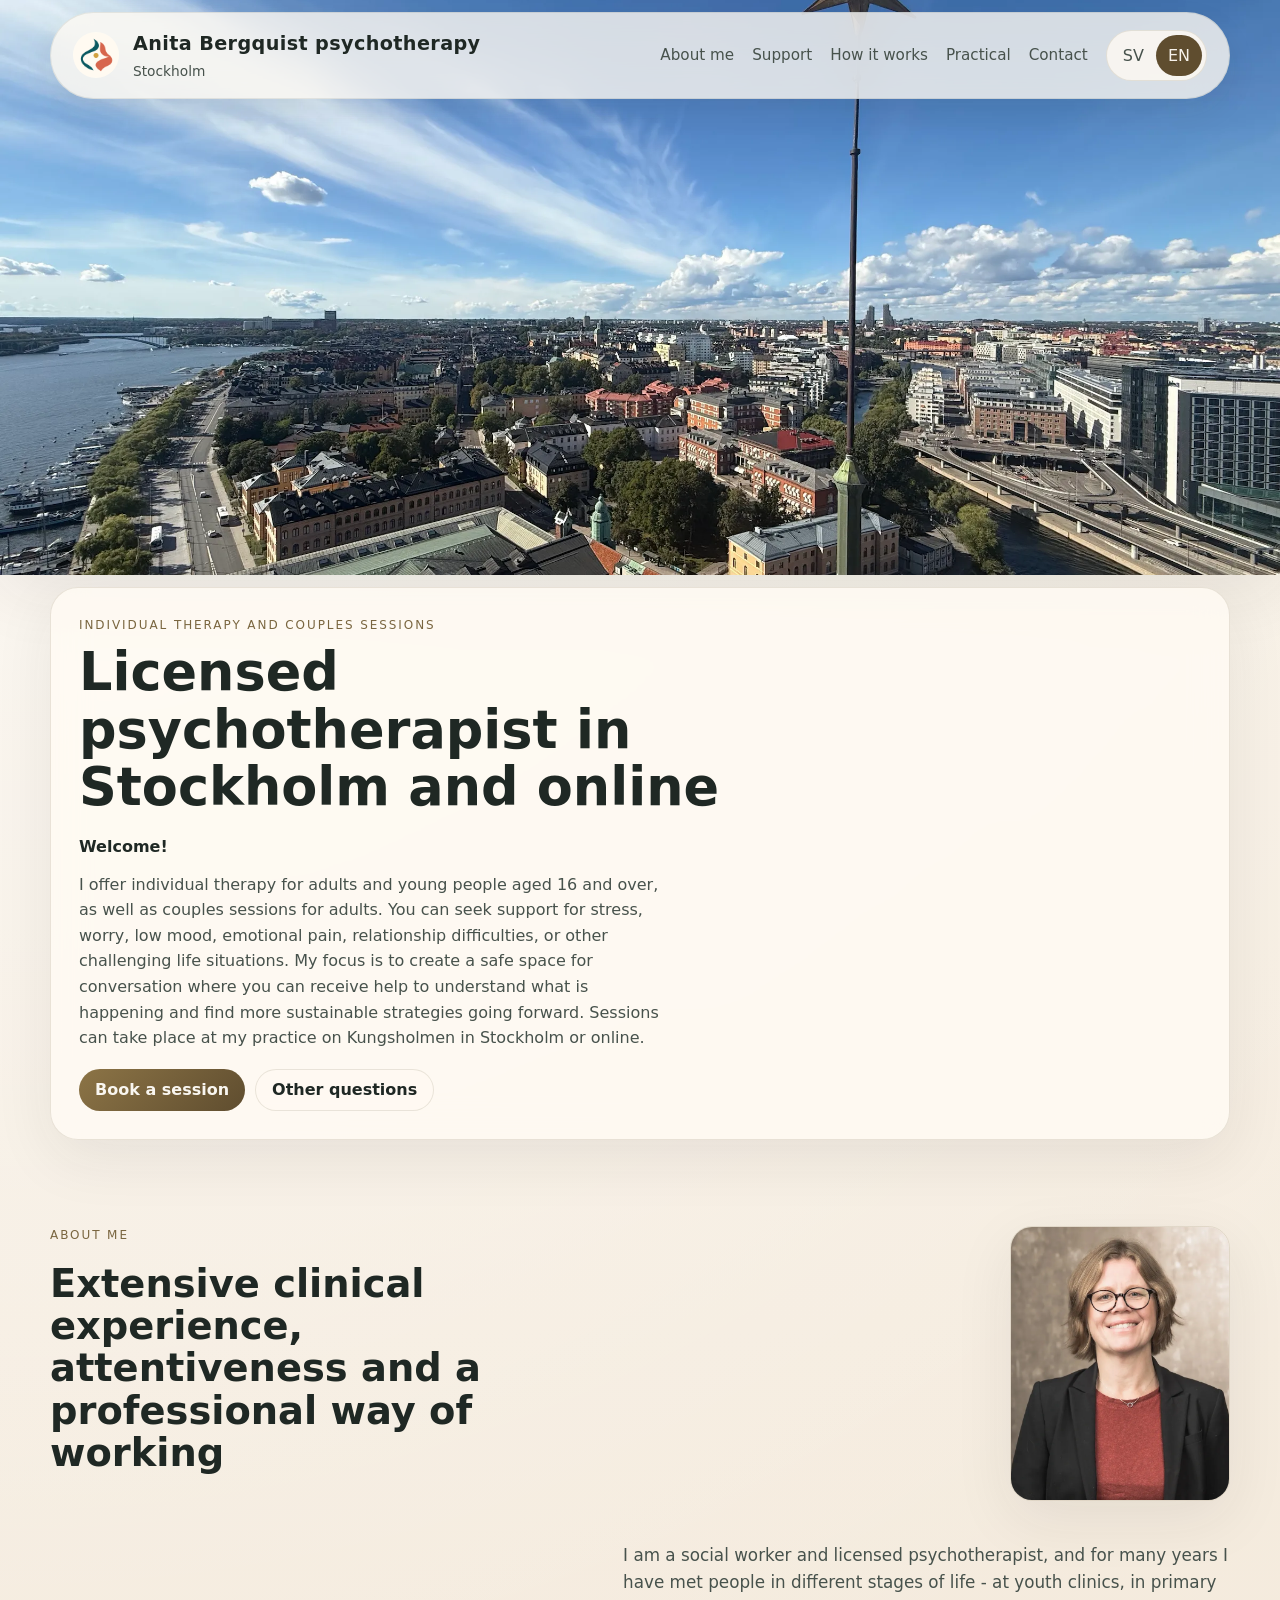
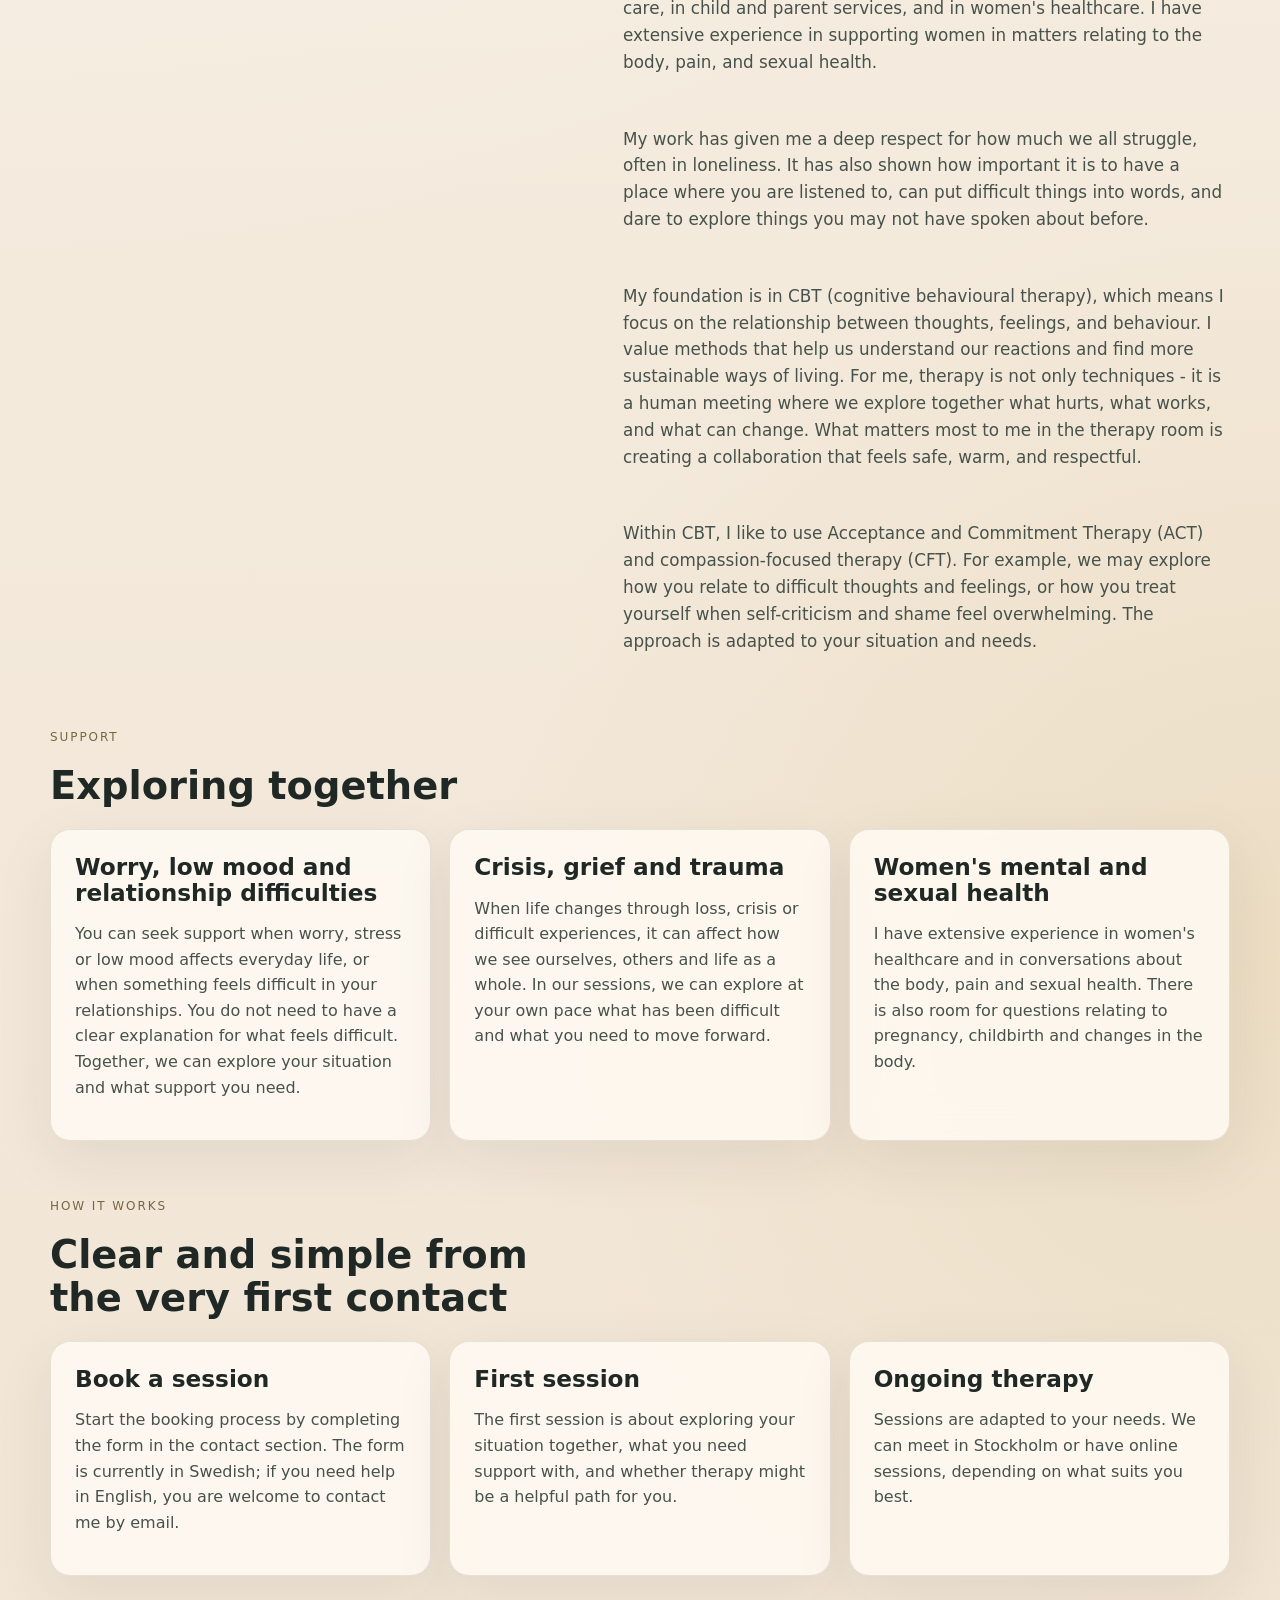
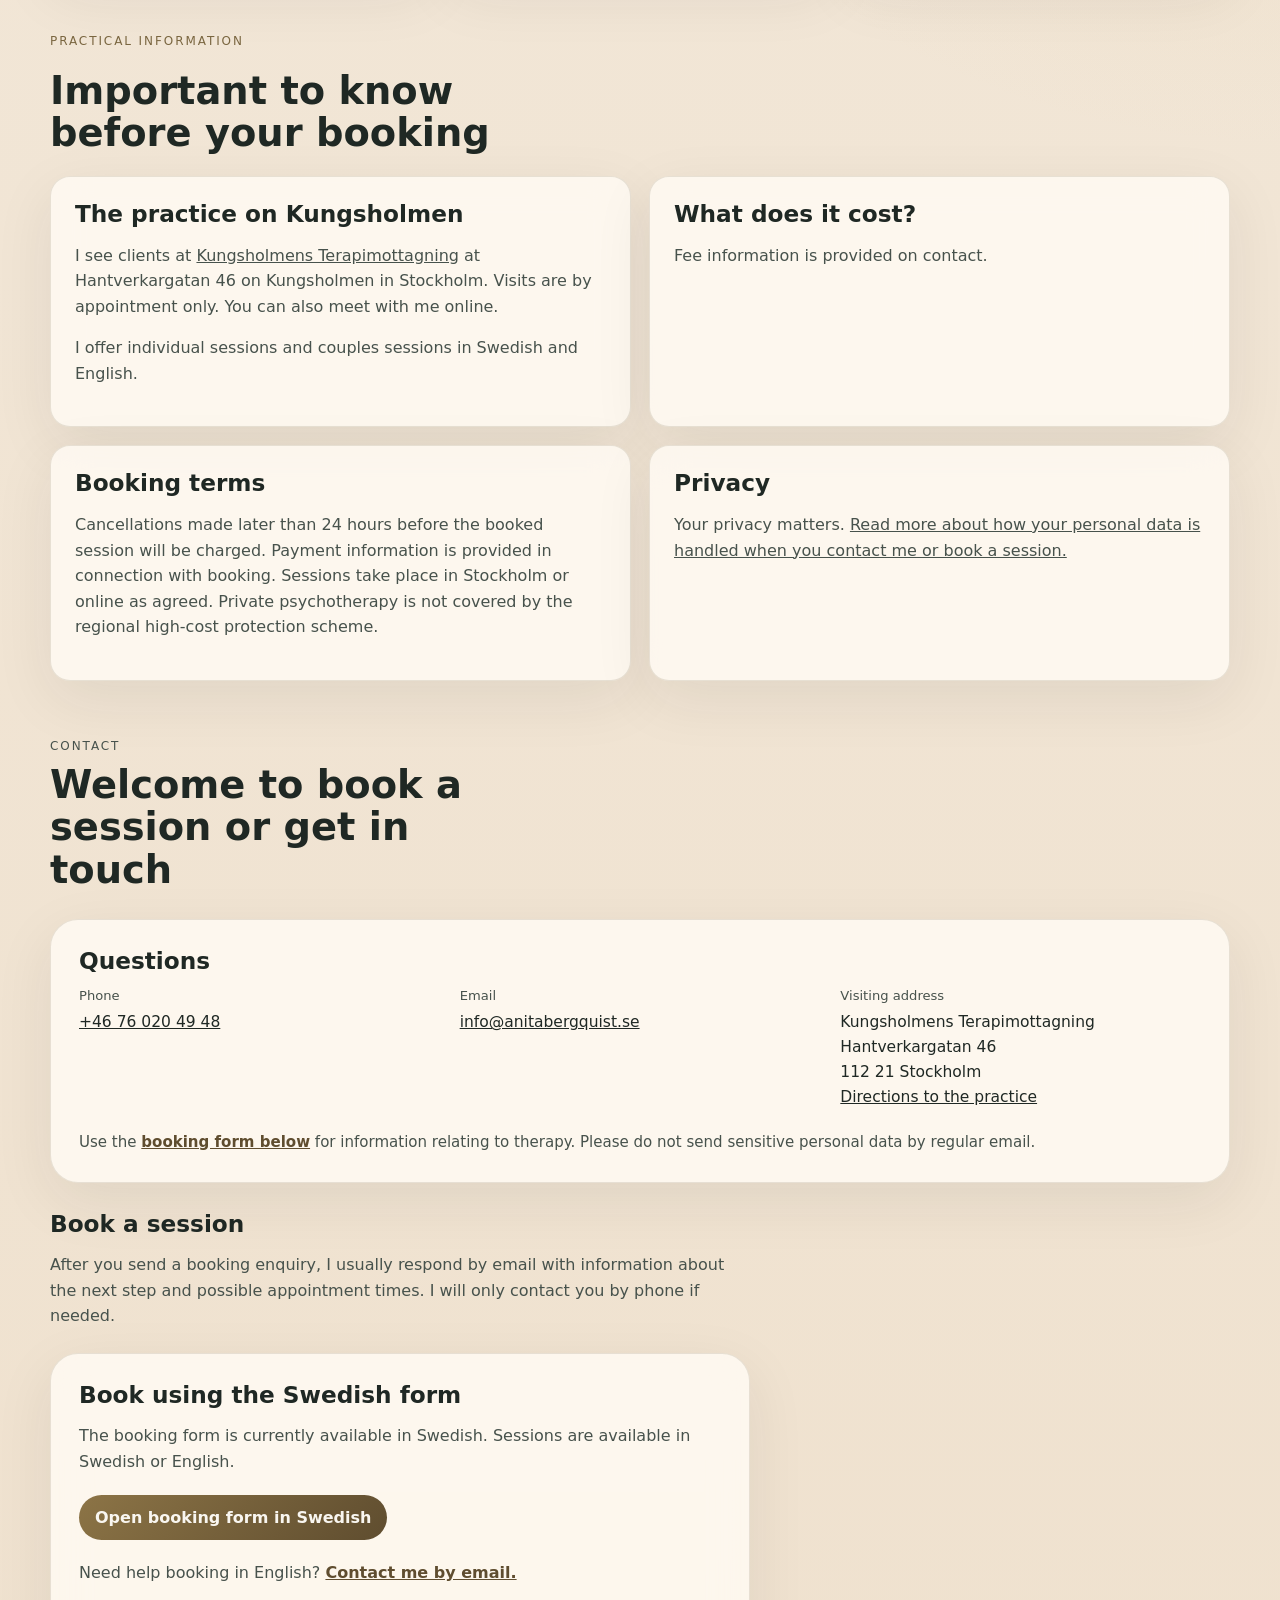
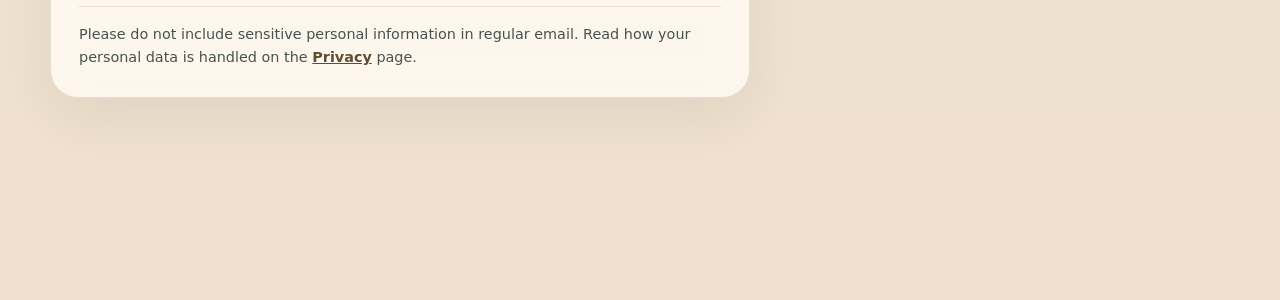
<file: index.html>
<!DOCTYPE html>
<html lang="sv" data-ui-lang="sv">
<head>
  <meta charset="UTF-8">
  <meta name="viewport" content="width=device-width, initial-scale=1.0">
  <title>Legitimerad psykoterapeut i Stockholm och online | Anita Bergquist</title>
  <meta name="description" content="Anita Bergquist, legitimerad psykoterapeut. Individuell terapi för vuxna och ungdomar från 16 år samt parsamtal för vuxna. På Kungsholmen i Stockholm eller online.">
  <meta name="theme-color" content="#f4efe7">
  <meta property="og:title" content="Legitimerad psykoterapeut i Stockholm och online | Anita Bergquist">
  <meta property="og:description" content="Anita Bergquist, legitimerad psykoterapeut. Individuell terapi för vuxna och ungdomar från 16 år samt parsamtal för vuxna. På Kungsholmen i Stockholm eller online.">
  <meta property="og:type" content="website">
  <link rel="stylesheet" href="styles.css?v=2026-11-01a">
  <script type="application/ld+json">
    {
      "@context": "https://schema.org",
      "@type": "MedicalBusiness",
      "name": "Anita Bergquist psykoterapi",
      "telephone": "+46760204948",
      "email": "info@anitabergquist.se",
      "address": {
        "@type": "PostalAddress",
        "streetAddress": "Hantverkargatan 46",
        "postalCode": "112 21",
        "addressLocality": "Stockholm",
        "addressRegion": "Stockholm",
        "addressCountry": "SE"
      },
      "areaServed": "Stockholm",
      "founder": {
        "@type": "Person",
        "name": "Anita Bergquist",
        "jobTitle": "Legitimerad psykoterapeut"
      }
    }
  </script>
</head>
<body>
  <div class="page-shell">
    <header class="site-header">
      <a class="brand" href="#" aria-label="Anita Bergquist psykoterapi">
        <img class="brand-logo" src="images/anita-symbol-farg-v2.png" alt="">
        <span class="brand-text">
          <span data-lang="sv">Anita Bergquist psykoterapi</span>
          <span data-lang="en">Anita Bergquist psychotherapy</span>
          <small data-lang="sv">Stockholm</small>
          <small data-lang="en">Stockholm</small>
        </span>
      </a>

      <div class="header-actions">
        <nav class="site-nav" aria-label="Main navigation">
          <a href="#about" data-lang="sv">Om mig</a>
          <a href="#about" data-lang="en">About me</a>
          <a href="#support" data-lang="sv">Sök stöd</a>
          <a href="#support" data-lang="en">Support</a>
          <a href="#process" data-lang="sv">Så går det till</a>
          <a href="#process" data-lang="en">How it works</a>
          <a href="#practical" data-lang="sv">Praktiskt</a>
          <a href="#practical" data-lang="en">Practical</a>
          <a href="#contact" data-lang="sv">Kontakt</a>
          <a href="#contact" data-lang="en">Contact</a>
        </nav>

        <div class="lang-switch" role="group" aria-label="Language selector">
          <button class="lang-button is-active" type="button" data-set-lang="sv">SV</button>
          <button class="lang-button" type="button" data-set-lang="en">EN</button>
        </div>
      </div>
    </header>

    <main>
      <section class="hero">
        <div class="hero-image-wrap">
          <picture data-lang="sv">
            <source srcset="images/StadshusetFast.webp" type="image/webp">
            <img class="hero-image" src="images/StadshusetFast.jpg" alt="Utsikt över Stockholm från Stadshuset">
          </picture>
          <picture data-lang="en" hidden>
            <source srcset="images/StadshusetFast.webp" type="image/webp">
            <img class="hero-image" src="images/StadshusetFast.jpg" alt="View of Stockholm from City Hall">
          </picture>
        </div>

        <div class="hero-copy">
          <p class="eyebrow" data-lang="sv">Individuell terapi och parsamtal</p>
          <p class="eyebrow" data-lang="en">Individual therapy and couples sessions</p>

          <h1 data-lang="sv">Legitimerad psykoterapeut i Stockholm och online</h1>
          <h1 data-lang="en">Licensed psychotherapist in Stockholm and online</h1>

          <p class="lead lead-intro" data-lang="sv"><strong>Välkommen!</strong></p>
          <p class="lead lead-intro" data-lang="en"><strong>Welcome!</strong></p>

          <p class="lead" data-lang="sv">
            Jag erbjuder individuell terapi för vuxna och ungdomar från 16 år samt parsamtal för vuxna. Du kan söka stöd vid stress, oro, nedstämdhet, känslomässig smärta, relationssvårigheter eller andra utmanande livssituationer. Mitt fokus är att skapa ett tryggt samtalsrum där du får hjälp att förstå det som händer och hitta mer hållbara strategier framåt. Samtalen kan ske på mottagning på Kungsholmen i Stockholm eller online.
          </p>
          <p class="lead" data-lang="en">
            I offer individual therapy for adults and young people aged 16 and over, as well as couples sessions for adults. You can seek support for stress, worry, low mood, emotional pain, relationship difficulties, or other challenging life situations. My focus is to create a safe space for conversation where you can receive help to understand what is happening and find more sustainable strategies going forward. Sessions can take place at my practice on Kungsholmen in Stockholm or online.
          </p>

          <div class="hero-actions">
            <a class="button button-primary" href="#contact" data-lang="sv">Boka tid</a>
            <a class="button button-primary" href="#contact" data-lang="en">Book a session</a>
            <a class="button button-secondary" href="mailto:info@anitabergquist.se?subject=Fr%C3%A5ga%20till%20Anita%20Bergquist&amp;body=Namn%3A%0D%0A%0D%0AMin%20fr%C3%A5ga%3A%0D%0A%0D%0ASkicka%20inte%20personnummer%20eller%20k%C3%A4nsliga%20uppgifter%20om%20din%20h%C3%A4lsa%20via%20mejl.%20Anv%C3%A4nd%20bokningsformul%C3%A4ret%20f%C3%B6r%20behandlingsrelaterade%20uppgifter." data-lang="sv">Andra frågor</a>
            <a class="button button-secondary" href="mailto:info@anitabergquist.se?subject=Enquiry%20to%20Anita%20Bergquist&amp;body=Name%3A%0D%0A%0D%0AMy%20question%3A%0D%0A%0D%0APlease%20do%20not%20send%20personal%20identity%20numbers%20or%20sensitive%20health%20information%20by%20email.%20Use%20the%20booking%20form%20for%20information%20relating%20to%20therapy." data-lang="en">Other questions</a>
          </div>

        </div>
      </section>

      <section class="section" id="about">
        <div class="split-section">
          <div class="section-heading">
            <p class="section-kicker" data-lang="sv">Om mig</p>
            <p class="section-kicker" data-lang="en">About me</p>
            <h2 data-lang="sv">Lång klinisk erfarenhet, lyhördhet och ett professionellt arbetssätt</h2>
            <h2 data-lang="en">Extensive clinical experience, attentiveness and a professional way of working</h2>
          </div>

          <div class="rich-copy">
            <figure class="about-portrait">
              <picture>
                <source srcset="images/AnitaFast.webp" type="image/webp">
                <img src="images/AnitaFast.jpg" alt="Porträtt av Anita Bergquist">
              </picture>
            </figure>

            <p data-lang="sv">
              Jag är socionom och legitimerad psykoterapeut och har under många år mött människor i olika skeden i livet - på ungdomsmottagning, inom primärvård, barn- och föräldraverksamhet och kvinnosjukvård. Jag har lång erfarenhet av att möta kvinnor i frågor som rör kroppen, smärta och sexuell hälsa.
            </p>
            <p data-lang="en">
              I am a social worker and licensed psychotherapist, and for many years I have met people in different stages of life - at youth clinics, in primary care, in child and parent services, and in women's healthcare. I have extensive experience in supporting women in matters relating to the body, pain, and sexual health.
            </p>

            <p data-lang="sv">
              Mitt arbete har gett mig en djup respekt för hur mycket vi alla kämpar med, ofta i ensamhet. Det har också visat hur viktigt det är att få en plats där man blir lyssnad på, kan sätta ord på det svåra och vågar utforska sådant man kanske inte pratat om tidigare.
            </p>
            <p data-lang="en">
              My work has given me a deep respect for how much we all struggle, often in loneliness. It has also shown how important it is to have a place where you are listened to, can put difficult things into words, and dare to explore things you may not have spoken about before.
            </p>

            <p data-lang="sv">
              Jag har min bas i KBT (kognitiv beteendeterapi), och har därmed fokus på sambandet mellan tankar, känslor och beteende. Jag tycker om att använda metoder som hjälper oss att förstå våra reaktioner och hitta mer hållbara sätt att leva. För mig är terapi inte bara tekniker - det är ett mänskligt möte där vi tillsammans utforskar vad som gör ont, vad som fungerar och vad som kan förändras. Det som betyder mest för mig i terapirummet är att skapa ett samarbete som känns tryggt, varmt och respektfullt.
            </p>
            <p data-lang="en">
              My foundation is in CBT (cognitive behavioural therapy), which means I focus on the relationship between thoughts, feelings, and behaviour. I value methods that help us understand our reactions and find more sustainable ways of living. For me, therapy is not only techniques - it is a human meeting where we explore together what hurts, what works, and what can change. What matters most to me in the therapy room is creating a collaboration that feels safe, warm, and respectful.
            </p>
            <p data-lang="sv">
              Inom KBT använder jag gärna Acceptance and Commitment Therapy (ACT) och compassionfokuserad terapi (CFT). Vi kan exempelvis arbeta med hur du förhåller dig till svåra tankar och känslor eller hur du bemöter dig själv när självkritik och skam tar stor plats. Arbetssättet anpassas efter din situation och dina behov.
            </p>
            <p data-lang="en">
              Within CBT, I like to use Acceptance and Commitment Therapy (ACT) and compassion-focused therapy (CFT). For example, we may explore how you relate to difficult thoughts and feelings, or how you treat yourself when self-criticism and shame feel overwhelming. The approach is adapted to your situation and needs.
            </p>
          </div>
        </div>
      </section>

      <section class="section" id="support">
        <div class="section-heading">
          <p class="section-kicker" data-lang="sv">Sök stöd</p>
          <p class="section-kicker" data-lang="en">Support</p>
          <h2 data-lang="sv">Utforskande samarbete</h2>
          <h2 data-lang="en">Exploring together</h2>
        </div>

        <div class="grid three-up">
          <article class="info-card">
            <h3 data-lang="sv">Oro, nedstämdhet och relationssvårigheter</h3>
            <h3 data-lang="en">Worry, low mood and relationship difficulties</h3>
            <p data-lang="sv">Du kan söka stöd när oro, stress eller nedstämdhet påverkar vardagen, eller när något skaver i dina relationer. Du behöver inte ha en färdig förklaring till det som känns svårt. Vi kan tillsammans utforska din situation och vilket stöd du behöver.</p>
            <p data-lang="en">You can seek support when worry, stress or low mood affects everyday life, or when something feels difficult in your relationships. You do not need to have a clear explanation for what feels difficult. Together, we can explore your situation and what support you need.</p>
          </article>

          <article class="info-card">
            <h3 data-lang="sv">Kris, sorg och trauma</h3>
            <h3 data-lang="en">Crisis, grief and trauma</h3>
            <p data-lang="sv">När livet förändras genom förlust, kris eller svåra upplevelser kan det påverka hur vi ser på oss själva, andra och livet i stort. I samtalen får vi i din takt utforska det som varit svårt och vad du behöver för att komma vidare.</p>
            <p data-lang="en">When life changes through loss, crisis or difficult experiences, it can affect how we see ourselves, others and life as a whole. In our sessions, we can explore at your own pace what has been difficult and what you need to move forward.</p>
          </article>

          <article class="info-card">
            <h3 data-lang="sv">Kvinnors psykiska och sexuella hälsa</h3>
            <h3 data-lang="en">Women's mental and sexual health</h3>
            <p data-lang="sv">Jag har lång erfarenhet från kvinnosjukvård och av samtal om kroppen, smärta och sexuell hälsa. Här finns också utrymme för frågor kopplade till graviditet, förlossning och kroppsliga förändringar.</p>
            <p data-lang="en">I have extensive experience in women's healthcare and in conversations about the body, pain and sexual health. There is also room for questions relating to pregnancy, childbirth and changes in the body.</p>
          </article>
        </div>
      </section>

      <section class="section section-accent" id="process">
        <div class="section-heading">
          <p class="section-kicker" data-lang="sv">Hur det går till</p>
          <p class="section-kicker" data-lang="en">How it works</p>
          <h2 data-lang="sv">Tydligt och enkelt från första kontakten</h2>
          <h2 data-lang="en">Clear and simple from the very first contact</h2>
        </div>

        <div class="steps">
          <article class="step-card">
            <h3 data-lang="sv">Boka tid</h3>
            <h3 data-lang="en">Book a session</h3>
            <p data-lang="sv">Bokningen börjar med att du fyller i formuläret på kontaktsidan. Jag återkommer vanligtvis via e-post med information om nästa steg och möjliga tider.</p>
            <p data-lang="en">Start the booking process by completing the form in the contact section. The form is currently in Swedish; if you need help in English, you are welcome to contact me by email.</p>
          </article>

          <article class="step-card">
            <h3 data-lang="sv">Första samtalet</h3>
            <h3 data-lang="en">First session</h3>
            <p data-lang="sv">Det första samtalet handlar om att tillsammans utforska din situation, vad du behöver stöd i och om terapin kan vara en hjälpsam väg för dig.</p>
            <p data-lang="en">The first session is about exploring your situation together, what you need support with, and whether therapy might be a helpful path for you.</p>
          </article>

          <article class="step-card">
            <h3 data-lang="sv">Fortsatt terapi</h3>
            <h3 data-lang="en">Ongoing therapy</h3>
            <p data-lang="sv">Samtalen anpassas efter dina behov. Vi kan ses på mottagning i Stockholm eller ha online-samtal, beroende på vad som passar dig bäst.</p>
            <p data-lang="en">Sessions are adapted to your needs. We can meet in Stockholm or have online sessions, depending on what suits you best.</p>
          </article>
        </div>
      </section>

      <section class="section" id="practical">
        <div class="section-heading">
          <p class="section-kicker" data-lang="sv">Praktisk information</p>
          <p class="section-kicker" data-lang="en">Practical information</p>
          <h2 data-lang="sv">Viktigt att veta inför din bokning</h2>
          <h2 data-lang="en">Important to know before your booking</h2>
        </div>

        <div class="faq-list">
          <article class="faq-item">
            <h3 data-lang="sv">Mottagningen på Kungsholmen</h3>
            <h3 data-lang="en">The practice on Kungsholmen</h3>
            <p data-lang="sv">Jag tar emot på <a href="https://www.kungsholmens-terapimottagning.se/">Kungsholmens Terapimottagning</a> på Hantverkargatan 46 på Kungsholmen i Stockholm. Besök sker endast efter tidsbokning. Du kan också träffa mig online.</p>
            <p data-lang="en">I see clients at <a href="https://www.kungsholmens-terapimottagning.se/">Kungsholmens Terapimottagning</a> at Hantverkargatan 46 on Kungsholmen in Stockholm. Visits are by appointment only. You can also meet with me online.</p>
            <p data-lang="sv">Jag erbjuder individuella samtal och parsamtal på svenska och engelska.</p>
            <p data-lang="en">I offer individual sessions and couples sessions in Swedish and English.</p>
          </article>

          <article class="faq-item">
            <h3 data-lang="sv">Vad kostar det?</h3>
            <h3 data-lang="en">What does it cost?</h3>
            <p data-lang="sv">Pris lämnas vid kontakt.</p>
            <p data-lang="en">Fee information is provided on contact.</p>
          </article>

          <article class="faq-item">
            <h3 data-lang="sv">Bokningsvillkor</h3>
            <h3 data-lang="en">Booking terms</h3>
            <p data-lang="sv">Avbokning senare än 24 timmar före bokad tid debiteras. Betalningsinformation lämnas i samband med bokning. Samtal sker på mottagning i Stockholm eller online enligt överenskommelse. Privat psykoterapi omfattas inte av regionens högkostnadsskydd.</p>
            <p data-lang="en">Cancellations made later than 24 hours before the booked session will be charged. Payment information is provided in connection with booking. Sessions take place in Stockholm or online as agreed. Private psychotherapy is not covered by the regional high-cost protection scheme.</p>
          </article>

          <article class="faq-item">
            <h3 data-lang="sv">Integritet</h3>
            <h3 data-lang="en">Privacy</h3>
            <p data-lang="sv">Din integritet är viktig. <a href="integritet.html">Läs mer om hur dina personuppgifter hanteras när du kontaktar mig eller bokar tid.</a></p>
            <p data-lang="en">Your privacy matters. <a href="integritet.html">Read more about how your personal data is handled when you contact me or book a session.</a></p>
          </article>
        </div>
      </section>

      <section class="section contact-band" id="contact">
        <div class="contact-copy">
          <p class="section-kicker" data-lang="sv">Kontakt</p>
          <p class="section-kicker" data-lang="en">Contact</p>
          <h2 data-lang="sv">Välkommen att boka tid eller höra av dig</h2>
          <h2 data-lang="en">Welcome to book a session or get in touch</h2>
        </div>

        <div class="contact-card">
          <h3 data-lang="sv">Frågor</h3>
          <h3 data-lang="en">Questions</h3>
          <dl class="contact-list">
            <div>
              <dt data-lang="sv">Telefon</dt>
              <dt data-lang="en">Phone</dt>
              <dd><a href="tel:+46760204948">+46 76 020 49 48</a></dd>
            </div>
            <div>
              <dt data-lang="sv">E-post</dt>
              <dt data-lang="en">Email</dt>
              <dd data-lang="sv"><a href="mailto:info@anitabergquist.se?subject=Kontakt&amp;body=Namn:%0A%0ATelefonnummer%20(om%20du%20%C3%B6nskar%20kontakt%20via%20telefon):%0A%0AMeddelande:">info@anitabergquist.se</a></dd>
              <dd data-lang="en"><a href="mailto:info@anitabergquist.se?subject=Contact&amp;body=Name:%0A%0APhone%20number%20(if%20you%20prefer%20contact%20by%20phone):%0A%0AMessage:">info@anitabergquist.se</a></dd>
            </div>
            <div>
              <dt data-lang="sv">Besöksadress</dt>
              <dt data-lang="en">Visiting address</dt>
              <dd>Kungsholmens Terapimottagning<br>Hantverkargatan 46<br>112 21 Stockholm</dd>
              <dd data-lang="sv"><a href="https://www.google.com/maps/dir/?api=1&amp;destination=Hantverkargatan%2046%2C%20112%2021%20Stockholm">Vägbeskrivning till mottagningen</a></dd>
              <dd data-lang="en"><a href="https://www.google.com/maps/dir/?api=1&amp;destination=Hantverkargatan%2046%2C%20112%2021%20Stockholm">Directions to the practice</a></dd>
            </div>
          </dl>
          <div class="contact-note">
            <p data-lang="sv">Använd <a href="#booking">bokningsformuläret nedan</a> för behandlingsrelaterade uppgifter. Skicka inte känsliga personuppgifter via vanlig e-post.</p>
            <p data-lang="en">Use the <a href="#booking">booking form below</a> for information relating to therapy. Please do not send sensitive personal data by regular email.</p>
          </div>
        </div>

        <div class="contact-booking contact-copy" id="booking">
          <h3 data-lang="sv">Boka tid</h3>
          <h3 data-lang="en">Book a session</h3>
          <p data-lang="sv">
            Fyll i formuläret nedan om du vill boka en tid. Formuläret är det första steget i bokningsprocessen. Jag återkommer vanligtvis via e-post med information om nästa steg och möjliga tider. Endast vid behov kontaktar jag dig per telefon.
          </p>
          <p data-lang="en">
            After you send a booking enquiry, I usually respond by email with information about the next step and possible appointment times. I will only contact you by phone if needed.
          </p>

          <div class="application-card" id="booking-form" data-lang="sv">
            <div id="ctnotesform"></div>
            <script src="https://www.ctnotes.com/js/ctnotes/ctnotes_external_form.js" id="ctnotestag" formid="DorgZH5pEyqZXJULyTfdB2yKR89qEyLn" css="1"></script>
            <p class="form-privacy-note">Läs hur dina uppgifter behandlas på sidan <a href="integritet.html">Integritet och personuppgifter</a>.</p>
          </div>

          <div class="application-card application-card-english" data-lang="en">
            <h3>Book using the Swedish form</h3>
            <p>The booking form is currently available in Swedish. Sessions are available in Swedish or English.</p>
            <a class="button button-primary booking-language-link" href="?lang=sv#booking-form">Open booking form in Swedish</a>
            <p>Need help booking in English? <a href="mailto:info@anitabergquist.se?subject=Contact&amp;body=Name:%0A%0APhone%20number%20(if%20you%20prefer%20contact%20by%20phone):%0A%0AMessage:">Contact me by email.</a></p>
            <p class="form-privacy-note">Please do not include sensitive personal information in regular email. Read how your personal data is handled on the <a href="integritet.html">Privacy</a> page.</p>
          </div>
        </div>
      </section>
    </main>
  </div>

  <script src="script.js?v=2026-06-14a"></script>
</body>
</html>
</file>
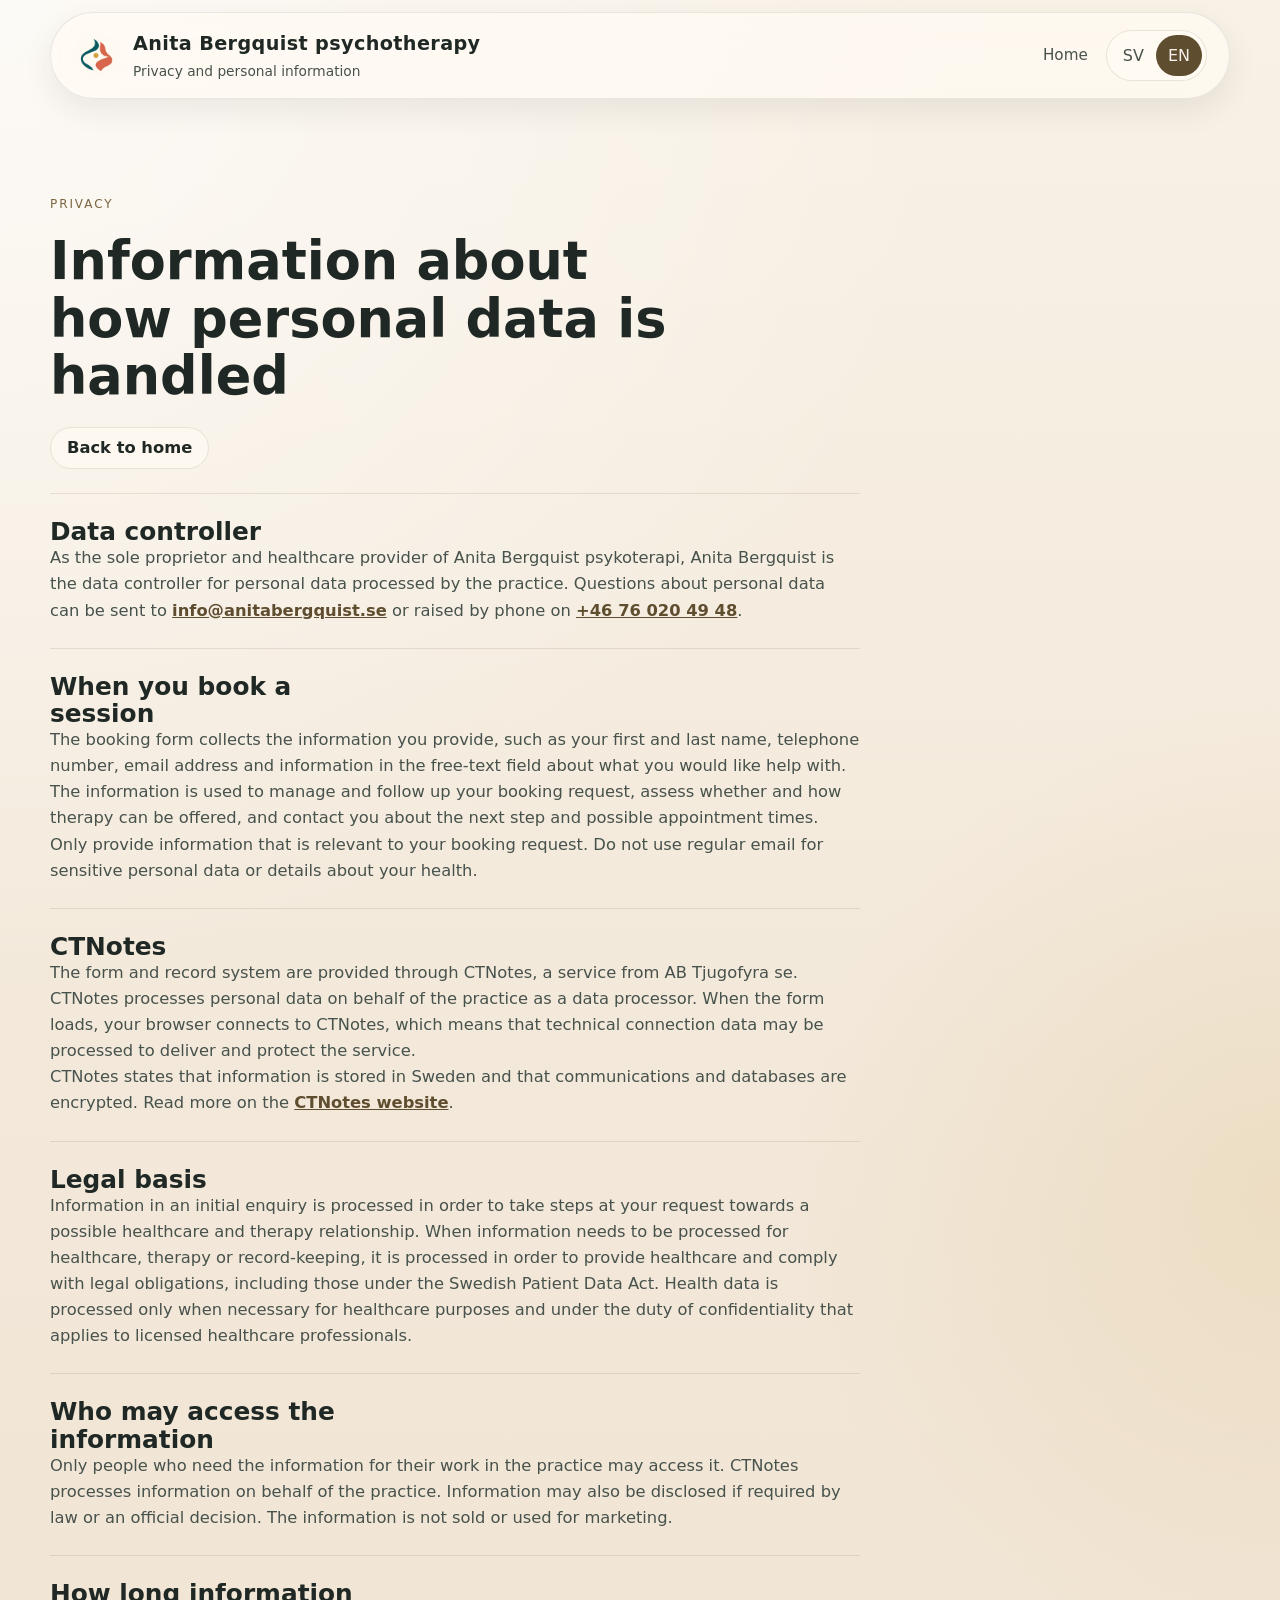
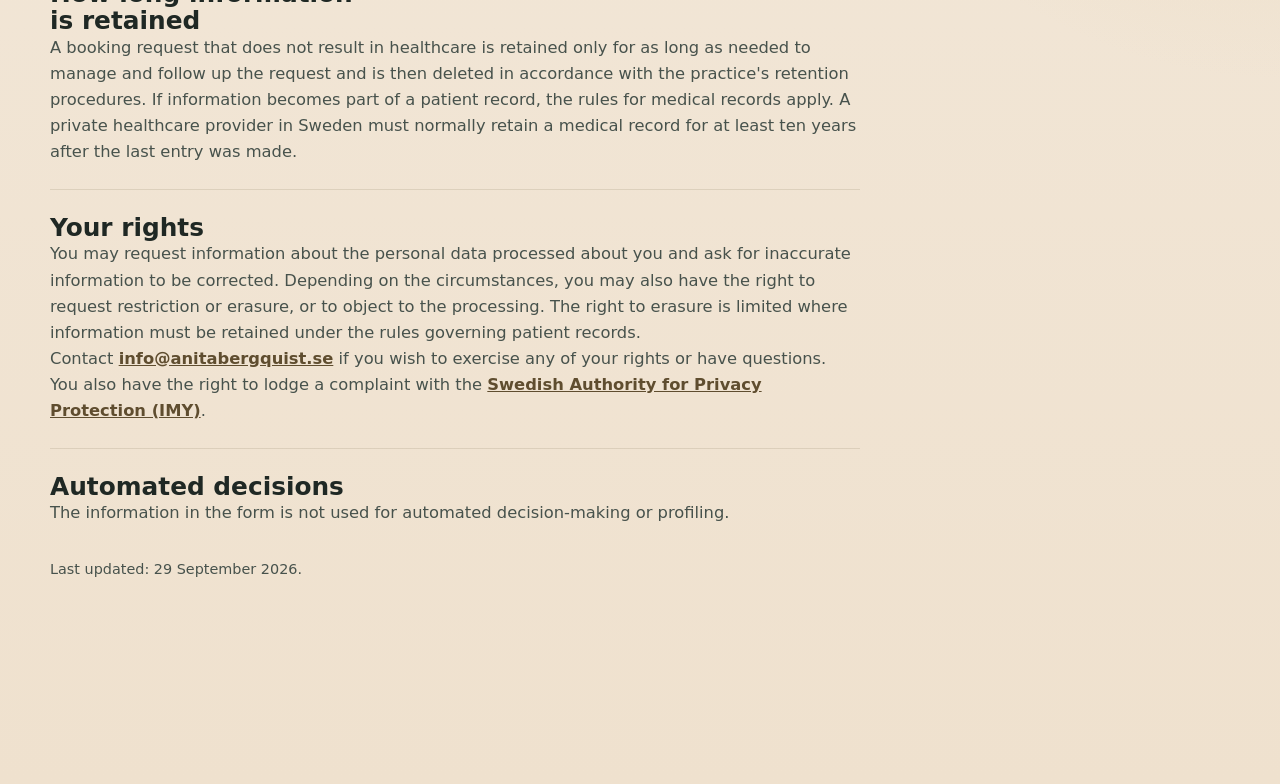
<file: integritet.html>
<!DOCTYPE html>
<html lang="sv" data-ui-lang="sv">
<head>
  <meta charset="UTF-8">
  <meta name="viewport" content="width=device-width, initial-scale=1.0">
  <title>Integritet | Anita Bergquist psykoterapi</title>
  <meta name="description" content="Integritetsinformation för Anita Bergquist psykoterapi.">
  <link rel="stylesheet" href="styles.css?v=2026-11-01a">
</head>
<body>
  <div class="page-shell">
    <header class="site-header">
      <a class="brand" href="index.html" aria-label="Anita Bergquist psykoterapi">
        <img class="brand-logo" src="images/anita-symbol-farg-v2.png" alt="">
        <span class="brand-text">
          <span data-lang="sv">Anita Bergquist psykoterapi</span>
          <span data-lang="en">Anita Bergquist psychotherapy</span>
          <small data-lang="sv">Integritet och personuppgifter</small>
          <small data-lang="en">Privacy and personal information</small>
        </span>
      </a>

      <div class="header-actions">
        <nav class="site-nav" aria-label="Main navigation">
          <a href="index.html" data-lang="sv">Startsida</a>
          <a href="index.html" data-lang="en">Home</a>
        </nav>

        <div class="lang-switch" role="group" aria-label="Language selector">
          <button class="lang-button is-active" type="button" data-set-lang="sv">SV</button>
          <button class="lang-button" type="button" data-set-lang="en">EN</button>
        </div>
      </div>
    </header>

    <main>
      <section class="section-soft">
        <div class="section-heading">
          <p class="section-kicker" data-lang="sv">Integritet</p>
          <p class="section-kicker" data-lang="en">Privacy</p>
          <h1 data-lang="sv">Information om hur personuppgifter hanteras</h1>
          <h1 data-lang="en">Information about how personal data is handled</h1>
        </div>

        <div class="privacy-content">
          <p>
            <a class="button button-secondary button-inline" href="index.html" data-lang="sv">Tillbaka till startsidan</a>
            <a class="button button-secondary button-inline" href="index.html" data-lang="en">Back to home</a>
          </p>

          <section class="privacy-section" data-lang="sv">
            <h2>Personuppgiftsansvarig</h2>
            <p>Anita Bergquist är som enskild näringsidkare och vårdgivare personuppgiftsansvarig för de personuppgifter som behandlas i verksamheten Anita Bergquist psykoterapi. Frågor om personuppgifter kan skickas till <a href="mailto:info@anitabergquist.se">info@anitabergquist.se</a> eller ställas på telefon <a href="tel:+46760204948">+46 76 020 49 48</a>.</p>
          </section>

          <section class="privacy-section" data-lang="en">
            <h2>Data controller</h2>
            <p>As the sole proprietor and healthcare provider of Anita Bergquist psykoterapi, Anita Bergquist is the data controller for personal data processed by the practice. Questions about personal data can be sent to <a href="mailto:info@anitabergquist.se">info@anitabergquist.se</a> or raised by phone on <a href="tel:+46760204948">+46 76 020 49 48</a>.</p>
          </section>

          <section class="privacy-section" data-lang="sv">
            <h2>När du bokar en tid</h2>
            <p>Bokningsformuläret samlar in de uppgifter du själv lämnar, till exempel för- och efternamn, telefonnummer, e-postadress och information i fritext om vad du vill ha hjälp med. Uppgifterna används för att hantera och följa upp din bokningsförfrågan, bedöma om och hur behandling kan erbjudas samt kontakta dig om nästa steg och möjliga tider.</p>
            <p>Lämna bara uppgifter som är relevanta för bokningsförfrågan. Använd inte vanlig e-post för känsliga personuppgifter eller detaljer om ditt hälsotillstånd.</p>
          </section>

          <section class="privacy-section" data-lang="en">
            <h2>When you book a session</h2>
            <p>The booking form collects the information you provide, such as your first and last name, telephone number, email address and information in the free-text field about what you would like help with. The information is used to manage and follow up your booking request, assess whether and how therapy can be offered, and contact you about the next step and possible appointment times.</p>
            <p>Only provide information that is relevant to your booking request. Do not use regular email for sensitive personal data or details about your health.</p>
          </section>

          <section class="privacy-section" data-lang="sv">
            <h2>CTNotes</h2>
            <p>Formuläret och journalsystemet tillhandahålls genom CTNotes, en tjänst från AB Tjugofyra se. CTNotes behandlar personuppgifter för verksamhetens räkning som personuppgiftsbiträde. När formuläret laddas ansluter din webbläsare till CTNotes, vilket innebär att tekniska anslutningsuppgifter kan behandlas för att leverera och skydda tjänsten.</p>
            <p>CTNotes uppger att information lagras i Sverige och att kommunikation och databaser är krypterade. Läs mer på <a href="https://www.ctnotes.com/" target="_blank" rel="noopener noreferrer">CTNotes webbplats</a>.</p>
          </section>

          <section class="privacy-section" data-lang="en">
            <h2>CTNotes</h2>
            <p>The form and record system are provided through CTNotes, a service from AB Tjugofyra se. CTNotes processes personal data on behalf of the practice as a data processor. When the form loads, your browser connects to CTNotes, which means that technical connection data may be processed to deliver and protect the service.</p>
            <p>CTNotes states that information is stored in Sweden and that communications and databases are encrypted. Read more on the <a href="https://www.ctnotes.com/" target="_blank" rel="noopener noreferrer">CTNotes website</a>.</p>
          </section>

          <section class="privacy-section" data-lang="sv">
            <h2>Rättslig grund</h2>
            <p>Uppgifter i en första förfrågan behandlas för att på din begäran kunna hantera en möjlig vård- och behandlingskontakt. När uppgifter behöver behandlas för vård, behandling eller journalföring sker det för att tillhandahålla hälso- och sjukvård och uppfylla rättsliga skyldigheter enligt bland annat patientdatalagen. Hälsouppgifter behandlas endast när det är nödvändigt för hälso- och sjukvårdsändamål och under den tystnadsplikt som gäller för legitimerad hälso- och sjukvårdspersonal.</p>
          </section>

          <section class="privacy-section" data-lang="en">
            <h2>Legal basis</h2>
            <p>Information in an initial enquiry is processed in order to take steps at your request towards a possible healthcare and therapy relationship. When information needs to be processed for healthcare, therapy or record-keeping, it is processed in order to provide healthcare and comply with legal obligations, including those under the Swedish Patient Data Act. Health data is processed only when necessary for healthcare purposes and under the duty of confidentiality that applies to licensed healthcare professionals.</p>
          </section>

          <section class="privacy-section" data-lang="sv">
            <h2>Vilka som kan ta del av uppgifterna</h2>
            <p>Endast personer som behöver uppgifterna för sitt arbete i verksamheten får ta del av dem. CTNotes behandlar uppgifter för verksamhetens räkning. Uppgifter kan också lämnas ut om det krävs enligt lag eller ett myndighetsbeslut. Uppgifterna säljs inte och används inte för marknadsföring.</p>
          </section>

          <section class="privacy-section" data-lang="en">
            <h2>Who may access the information</h2>
            <p>Only people who need the information for their work in the practice may access it. CTNotes processes information on behalf of the practice. Information may also be disclosed if required by law or an official decision. The information is not sold or used for marketing.</p>
          </section>

          <section class="privacy-section" data-lang="sv">
            <h2>Hur länge uppgifterna sparas</h2>
            <p>En bokningsförfrågan som inte leder till vård sparas bara så länge den behövs för att hantera och följa upp förfrågan och raderas därefter enligt verksamhetens gallringsrutiner. Om uppgifter blir en del av en patientjournal gäller reglerna för journalhandlingar. En privat vårdgivare ska normalt spara en journalhandling i minst tio år efter att den sista uppgiften fördes in.</p>
          </section>

          <section class="privacy-section" data-lang="en">
            <h2>How long information is retained</h2>
            <p>A booking request that does not result in healthcare is retained only for as long as needed to manage and follow up the request and is then deleted in accordance with the practice's retention procedures. If information becomes part of a patient record, the rules for medical records apply. A private healthcare provider in Sweden must normally retain a medical record for at least ten years after the last entry was made.</p>
          </section>

          <section class="privacy-section" data-lang="sv">
            <h2>Dina rättigheter</h2>
            <p>Du kan bland annat begära information om vilka personuppgifter som behandlas om dig och begära att felaktiga uppgifter rättas. Beroende på situationen kan du också ha rätt att begära begränsning eller radering eller att invända mot behandlingen. Rätten till radering är begränsad när uppgifter måste bevaras enligt reglerna om patientjournaler.</p>
            <p>Kontakta <a href="mailto:info@anitabergquist.se">info@anitabergquist.se</a> om du vill använda någon av dina rättigheter eller har frågor. Du har också rätt att lämna klagomål till <a href="https://www.imy.se/" target="_blank" rel="noopener noreferrer">Integritetsskyddsmyndigheten (IMY)</a>.</p>
          </section>

          <section class="privacy-section" data-lang="en">
            <h2>Your rights</h2>
            <p>You may request information about the personal data processed about you and ask for inaccurate information to be corrected. Depending on the circumstances, you may also have the right to request restriction or erasure, or to object to the processing. The right to erasure is limited where information must be retained under the rules governing patient records.</p>
            <p>Contact <a href="mailto:info@anitabergquist.se">info@anitabergquist.se</a> if you wish to exercise any of your rights or have questions. You also have the right to lodge a complaint with the <a href="https://www.imy.se/" target="_blank" rel="noopener noreferrer">Swedish Authority for Privacy Protection (IMY)</a>.</p>
          </section>

          <section class="privacy-section" data-lang="sv">
            <h2>Automatiserade beslut</h2>
            <p>Uppgifterna i formuläret används inte för automatiserat beslutsfattande eller profilering.</p>
          </section>

          <section class="privacy-section" data-lang="en">
            <h2>Automated decisions</h2>
            <p>The information in the form is not used for automated decision-making or profiling.</p>
          </section>

          <p class="privacy-updated" data-lang="sv">Senast uppdaterad: 29 september 2026.</p>
          <p class="privacy-updated" data-lang="en">Last updated: 29 September 2026.</p>
        </div>
      </section>
    </main>
  </div>

  <script src="script.js"></script>
</body>
</html>
</file>
<file: styles.css>
:root {
  --bg: #f5eee2;
  --bg-soft: #f1e4d2;
  --surface: rgba(255, 251, 243, 0.84);
  --surface-strong: #fffaf1;
  --ink: #1f2824;
  --ink-soft: #47524c;
  --line: rgba(98, 84, 55, 0.14);
  --accent: #7a6640;
  --accent-deep: #5f4d2f;
  --shadow: 0 18px 60px rgba(35, 44, 40, 0.08);
  --radius-lg: 28px;
  --radius-md: 20px;
  --radius-sm: 14px;
  --sans: Aptos, "Segoe UI", Candara, system-ui, sans-serif;
  --header-offset: 100px;
  --footer-offset: 82px;
}

* {
  box-sizing: border-box;
}

html {
  scroll-behavior: smooth;
}

body {
  margin: 0;
  font-family: var(--sans);
  color: var(--ink);
  background:
    radial-gradient(circle at top left, rgba(255, 255, 255, 0.65), transparent 36%),
    radial-gradient(circle at right center, rgba(214, 185, 121, 0.22), transparent 28%),
    linear-gradient(180deg, #f8f1e6 0%, #f2e7d8 52%, #efe1ce 100%);
  line-height: 1.6;
}

main {
  display: grid;
  gap: 0;
}

a {
  color: inherit;
}

img {
  max-width: 100%;
}

[data-lang="sv"],
[data-lang="en"] {
  display: none !important;
}

html[data-ui-lang="sv"] [data-lang="sv"] {
  display: revert !important;
}

html[data-ui-lang="en"] [data-lang="en"] {
  display: revert !important;
}

html[data-ui-lang="sv"] .button[data-lang="sv"],
html[data-ui-lang="en"] .button[data-lang="en"] {
  display: inline-flex !important;
}

html[data-ui-lang="sv"] .footer-line[data-lang="sv"],
html[data-ui-lang="en"] .footer-line[data-lang="en"] {
  display: flex !important;
}

[hidden] {
  display: none !important;
}

.page-shell {
  width: min(1180px, calc(100% - 32px));
  margin: 0 auto;
  padding: 0 0 120px;
}

.site-header,
.hero,
.section,
.contact-band,
.site-footer {
  position: relative;
}

.site-header {
  display: flex;
  align-items: center;
  justify-content: space-between;
  gap: 26px;
  padding: 16px 22px;
  position: sticky;
  top: 12px;
  z-index: 20;
  margin-top: 8px;
  border-radius: 999px;
  background: rgba(255, 250, 243, 0.78);
  backdrop-filter: blur(18px);
  border: 1px solid rgba(54, 69, 63, 0.1);
  box-shadow: 0 12px 30px rgba(35, 44, 40, 0.08);
}

.brand {
  display: inline-flex;
  align-items: center;
  gap: 14px;
  text-decoration: none;
}

.brand-logo {
  display: block;
  width: 46px;
  height: 46px;
  border-radius: 50%;
  object-fit: cover;
  flex: 0 0 auto;
}

.brand-text {
  display: flex;
  flex-direction: column;
}

.brand-text span {
  font-family: var(--sans);
  font-size: 1.2rem;
  font-weight: 600;
  letter-spacing: 0.02em;
}

.brand-text small {
  color: var(--ink-soft);
  font-size: 0.86rem;
}

.header-actions {
  display: flex;
  align-items: center;
  gap: 18px;
}

.site-nav {
  display: flex;
  gap: 18px;
  font-size: 0.95rem;
}

.site-nav a {
  text-decoration: none;
  color: var(--ink-soft);
}

.lang-switch {
  display: inline-flex;
  padding: 4px;
  border-radius: 999px;
  background: rgba(255, 250, 243, 0.8);
  border: 1px solid var(--line);
}

.lang-button {
  border: 0;
  background: transparent;
  color: var(--ink-soft);
  padding: 8px 12px;
  border-radius: 999px;
  font: inherit;
  cursor: pointer;
}

.lang-button.is-active {
  background: var(--accent-deep);
  color: #f7f2eb;
}

.hero {
  display: grid;
  grid-template-columns: 1fr;
  gap: 12px;
  align-items: start;
  padding: 0 0 12px;
  scroll-margin-top: 120px;
}

.hero-copy,
.hero-summary,
.info-card,
.step-card,
.faq-item,
.application-card,
.contact-card {
  border: 1px solid var(--line);
  background: var(--surface);
  backdrop-filter: blur(18px);
  box-shadow: var(--shadow);
}

.hero-image-wrap {
  width: 100vw;
  margin-left: calc(50% - 50vw);
  margin-right: calc(50% - 50vw);
  margin-top: calc(-1 * var(--header-offset) - 96px);
  border-radius: 0;
  overflow: hidden;
  box-shadow: var(--shadow);
  position: relative;
  z-index: 0;
}

.hero-image {
  display: block;
  width: 100%;
  max-width: none;
  height: clamp(480px, 45vw, 1000px);
  object-fit: cover;
  object-position: left 40%;
}

.hero-copy {
  width: 100%;
  margin-inline: 0;
  padding: 28px;
  border-radius: var(--radius-lg);
}

.eyebrow,
.section-kicker,
.card-label {
  margin: 0 0 8px;
  text-transform: uppercase;
  letter-spacing: 0.16em;
  font-size: 0.75rem;
  color: var(--accent);
}

h1,
h2,
h3 {
  margin: 0;
  font-family: var(--sans);
  font-weight: 600;
  line-height: 1.1;
}

h1 {
  font-size: clamp(2.3rem, 4.1vw, 3.9rem);
  max-width: 18ch;
}

h2 {
  font-size: clamp(2rem, 3vw, 3rem);
  max-width: 18ch;
}

h3 {
  font-size: 1.45rem;
  margin-bottom: 12px;
}

.lead {
  font-size: 1rem;
  max-width: 58ch;
  color: var(--ink-soft);
  margin: 16px 0 0;
}

.lead-intro {
  margin-top: 18px;
  margin-bottom: -4px;
  color: var(--ink);
}

.hero-actions {
  display: flex;
  flex-wrap: wrap;
  gap: 10px;
  margin-top: 18px;
}

.hero-note {
  margin: 12px 0 0;
  max-width: 62ch;
  font-size: 0.92rem;
  color: var(--ink-soft);
}

.button {
  display: inline-flex;
  align-items: center;
  justify-content: center;
  min-height: 42px;
  padding: 0 16px;
  border-radius: 999px;
  font-weight: 600;
  text-decoration: none;
  transition: transform 180ms ease, background 180ms ease, color 180ms ease;
}

.button-inline {
  min-height: 42px;
}

.button:hover {
  transform: translateY(-1px);
}

.button-primary {
  color: #f9f6f0;
  background: linear-gradient(135deg, #8c7446, #5f4d2f);
}

.button-secondary {
  color: var(--ink);
  background: rgba(255, 250, 243, 0.74);
  border: 1px solid var(--line);
}

.trust-list {
  margin: 18px 0 0;
  padding: 0;
  list-style: none;
  display: flex;
  flex-wrap: wrap;
  gap: 8px;
}

.trust-list li {
  padding: 8px 12px;
  border-radius: 999px;
  background: rgba(255, 251, 246, 0.9);
  border: 1px solid rgba(49, 69, 61, 0.08);
  color: var(--ink-soft);
  font-size: 0.92rem;
}

.hero-summary {
  display: grid;
  grid-template-columns: 0.9fr 1.1fr;
  gap: 18px;
  align-items: center;
  padding: 18px 22px;
  border-radius: var(--radius-lg);
  background:
    linear-gradient(180deg, rgba(255, 252, 246, 0.9), rgba(245, 235, 215, 0.8)),
    rgba(255, 251, 243, 0.84);
}

.summary-title {
  margin: 0;
  font-family: var(--sans);
  font-size: 1.2rem;
  font-weight: 600;
  line-height: 1.2;
}

.summary-grid {
  margin: 0;
  display: grid;
  grid-template-columns: repeat(2, minmax(0, 1fr));
  gap: 14px;
}

.summary-item {
  margin: 0;
}

.summary-grid dt,
.contact-list dt {
  font-size: 0.82rem;
  color: var(--ink-soft);
  margin-bottom: 4px;
}

.summary-grid dd,
.contact-list dd {
  margin: 0;
  font-size: 0.97rem;
}

.section {
  padding: 44px 0 0;
  scroll-margin-top: 120px;
}

.section-soft,
.section-accent,
.contact-band {
  margin-top: 28px;
  padding: 36px 0 0;
  border-radius: 0;
}

.section-soft {
  background: transparent;
}

.section-accent {
  background: transparent;
}

.section-heading {
  display: grid;
  gap: 10px;
  margin-bottom: 22px;
}

.section-heading h2 + p,
.rich-copy p,
.faq-item p,
.step-card p,
.info-card p,
.contact-copy p {
  color: var(--ink-soft);
}

#support .section-kicker {
  max-width: none;
  font-size: 0.75rem;
  font-weight: 400;
  line-height: 1.6;
}

#support .section-intro {
  margin: 0;
  max-width: 68ch;
  font-size: 1.25rem;
  line-height: 1.55;
  letter-spacing: 0;
  color: var(--ink);
}

.grid.three-up,
.steps,
.faq-list {
  display: grid;
  grid-template-columns: repeat(3, minmax(0, 1fr));
  gap: 18px;
}

.info-card,
.step-card,
.faq-item {
  padding: 24px;
  border-radius: var(--radius-md);
}

.split-section {
  display: grid;
  grid-template-columns: 0.95fr 1.05fr;
  gap: 24px;
  align-items: start;
}

.rich-copy {
  display: grid;
  gap: 16px;
  font-size: 1.05rem;
}

.about-portrait {
  width: min(100%, 220px);
  justify-self: end;
  margin: 0 0 8px 20px;
}

.about-portrait img {
  display: block;
  width: 100%;
  aspect-ratio: 4 / 5;
  object-fit: cover;
  border-radius: 22px;
  border: 1px solid var(--line);
  box-shadow: var(--shadow);
}

.step-card span {
  display: none;
}

.faq-list {
  grid-template-columns: repeat(2, minmax(0, 1fr));
}

.faq-item-wide {
  grid-column: 1 / -1;
}

.contact-band {
  display: grid;
  grid-template-columns: minmax(0, 1fr);
  gap: 28px;
  background: transparent;
}

.contact-copy {
  min-width: 0;
}

.contact-booking {
  scroll-margin-top: 120px;
  max-width: 700px;
  width: 100%;
}

.application-card {
  width: 100%;
  max-width: 700px;
  margin-top: 24px;
  padding: 28px;
  border-radius: var(--radius-lg);
}

.application-card-english h3,
.contact-card h3 {
  margin-top: 0;
}

.application-card-english p {
  margin-bottom: 0;
}

.application-card-english a:not(.button) {
  color: var(--accent-deep);
  font-weight: 600;
}

#booking-form {
  scroll-margin-top: 120px;
}

.booking-language-link {
  display: flex;
  width: fit-content;
  max-width: 100%;
  margin: 20px 0;
  padding: 10px 16px;
  text-align: center;
}

.booking-language-link + p {
  margin-top: 0;
}

.form-privacy-note {
  margin: 20px 0 0;
  padding-top: 16px;
  border-top: 1px solid var(--line);
  font-size: 0.9rem;
  color: var(--ink-soft);
}

.form-privacy-note a {
  color: var(--accent-deep);
  font-weight: 600;
}

#ctnotesform,
#ctnotesform .ctnotes,
#ctnotesform form {
  width: 100%;
  max-width: 100%;
}

#ctnotesform > .ctnotes > .row {
  margin-right: 0;
  margin-left: 0;
}

.contact-card {
  align-self: start;
  width: 100%;
  min-width: 0;
  padding: 28px;
  border-radius: var(--radius-lg);
}

.contact-list {
  margin: 0;
  display: grid;
  grid-template-columns: repeat(3, minmax(0, 1fr));
  gap: 20px;
}

.contact-list > div {
  min-width: 0;
  overflow-wrap: anywhere;
}

.contact-note {
  margin-top: 20px;
}

.contact-note p {
  margin: 0;
  font-size: 0.94rem;
  color: var(--ink-soft);
}

.contact-note a {
  color: var(--accent-deep);
  font-weight: 600;
}

.contact-meta {
  margin-top: 4px;
}

.contact-meta a {
  color: var(--accent-deep);
  font-weight: 600;
  text-decoration: none;
}

.privacy-content {
  display: grid;
  gap: 24px;
  max-width: 78ch;
  font-size: 1.02rem;
}

.privacy-content > p {
  margin: 0;
}

.privacy-section {
  display: grid;
  gap: 10px;
  padding-top: 24px;
  border-top: 1px solid var(--line);
}

.privacy-section h2,
.privacy-section p {
  margin: 0;
}

.privacy-section h2 {
  font-size: clamp(1.2rem, 2vw, 1.55rem);
}

.privacy-section p,
.privacy-updated {
  color: var(--ink-soft);
}

.privacy-section a {
  color: var(--accent-deep);
  font-weight: 600;
}

.privacy-updated {
  padding-top: 8px;
  font-size: 0.9rem;
}

.site-footer {
  display: flex;
  align-items: center;
  justify-content: center;
  position: sticky;
  bottom: 12px;
  z-index: 20;
  margin-top: 32px;
  padding: 12px 22px;
  border-radius: 999px;
  background: rgba(255, 250, 243, 0.78);
  backdrop-filter: blur(18px);
  border: 1px solid rgba(54, 69, 63, 0.1);
  box-shadow: 0 12px 30px rgba(35, 44, 40, 0.08);
  color: var(--ink-soft);
  font-size: 0.95rem;
}

.site-footer a {
  text-decoration: none;
}

.footer-line {
  display: flex;
  align-items: center;
  flex-wrap: wrap;
  gap: 16px;
  margin: 0;
}

.footer-line span + span::before,
.footer-line a::before {
  content: "";
  display: inline-block;
  width: 4px;
  height: 4px;
  margin-right: 14px;
  border-radius: 999px;
  background: rgba(49, 69, 61, 0.28);
  vertical-align: middle;
}

.footer-line a {
  color: var(--accent-deep);
  font-weight: 600;
}

@media (max-width: 980px) {
  .hero,
  .split-section,
  .contact-band {
    grid-template-columns: 1fr;
    flex-direction: column;
  }

  .about-portrait {
    justify-self: start;
    margin: 4px 0 8px;
  }

  .site-header {
    display: grid;
    grid-template-columns: minmax(0, 1fr) auto;
    align-items: start;
    gap: 12px 16px;
    top: 8px;
    border-radius: 28px;
    padding: 14px 18px;
  }

  .brand {
    min-width: 0;
    align-self: center;
  }

  .brand-text span {
    font-size: 1.05rem;
  }

  .brand-text small {
    font-size: 0.8rem;
  }

  .header-actions {
    display: contents;
  }

  .lang-switch {
    grid-column: 2;
    grid-row: 1;
    justify-self: end;
    align-self: center;
  }

  .site-nav {
    grid-column: 1 / -1;
    grid-row: 2;
    display: flex;
    flex-wrap: wrap;
    gap: 10px 14px;
    padding-top: 4px;
    font-size: 0.9rem;
  }

  .grid.three-up,
  .steps,
  .faq-list {
    grid-template-columns: 1fr;
  }

  h1 {
    max-width: 14ch;
  }
}

@media (min-width: 981px) {
  html {
    scroll-snap-type: y proximity;
  }

  main > :first-child {
    padding-top: var(--header-offset);
    padding-bottom: var(--footer-offset);
  }

  main > :last-child {
    padding-bottom: var(--footer-offset);
  }

  .hero {
    min-height: calc(100vh - var(--header-offset) - var(--footer-offset) - 64px);
    scroll-snap-align: start;
    scroll-snap-stop: always;
    display: flex;
    flex-direction: column;
    justify-content: center;
  }

  .section,
  .contact-band {
    min-height: auto;
    scroll-snap-align: start;
  }

  .section {
    display: flex;
    flex-direction: column;
    justify-content: flex-start;
  }

  .section-soft,
  .section-accent,
  .contact-band {
    margin-top: 0;
  }

  .hero {
    padding-top: 12px;
    padding-bottom: 8px;
  }

  .section {
    padding-top: 4px;
    padding-bottom: 8px;
  }

  .section + .section,
  .section + .contact-band {
    margin-top: 44px;
  }
}

@media (max-width: 640px) {
  .contact-list {
    grid-template-columns: minmax(0, 1fr);
  }

  .page-shell {
    width: min(100% - 20px, 1180px);
    padding-bottom: 140px;
  }

  .hero-image {
    height: 460px;
  }

  .site-header {
    grid-template-columns: minmax(0, 1fr) auto;
    gap: 10px 12px;
    padding: 12px 14px;
  }

  .brand {
    gap: 10px;
  }

  .brand-logo {
    width: 40px;
    height: 40px;
  }

  .brand-text span {
    font-size: 0.98rem;
  }

  .brand-text small {
    font-size: 0.76rem;
  }

  .site-nav {
    gap: 8px 12px;
    font-size: 0.86rem;
  }

  .lang-button {
    padding: 6px 10px;
  }

  .site-footer {
    bottom: 8px;
    padding: 16px;
    border-radius: 28px;
    flex-direction: column;
    align-items: stretch;
  }

  .hero-copy,
  .hero-summary,
  .section-soft,
  .section-accent,
  .contact-band,
  .info-card,
  .step-card,
  .faq-item,
  .application-card,
  .contact-card {
    padding: 22px;
  }

  .hero-summary,
  .summary-grid {
    grid-template-columns: 1fr;
  }

  html[data-ui-lang="sv"] .footer-line[data-lang="en"],
  html[data-ui-lang="en"] .footer-line[data-lang="sv"] {
    display: none !important;
  }


  html[data-ui-lang="sv"] .footer-line[data-lang="sv"],
  html[data-ui-lang="en"] .footer-line[data-lang="en"] {
    display: grid !important;
    grid-template-columns: minmax(0, 1fr) auto;
    gap: 6px 12px;
    align-items: center;
  }

  .footer-line strong {
    grid-column: 1;
    grid-row: 1;
    min-width: 0;
  }

  .footer-line a {
    grid-column: 2;
    grid-row: 1;
    justify-self: end;
  }

  .footer-line span {
    grid-column: 1 / -1;
  }

  .footer-line span::before,
  .footer-line a::before {
    content: none;
  }
}
</file>
